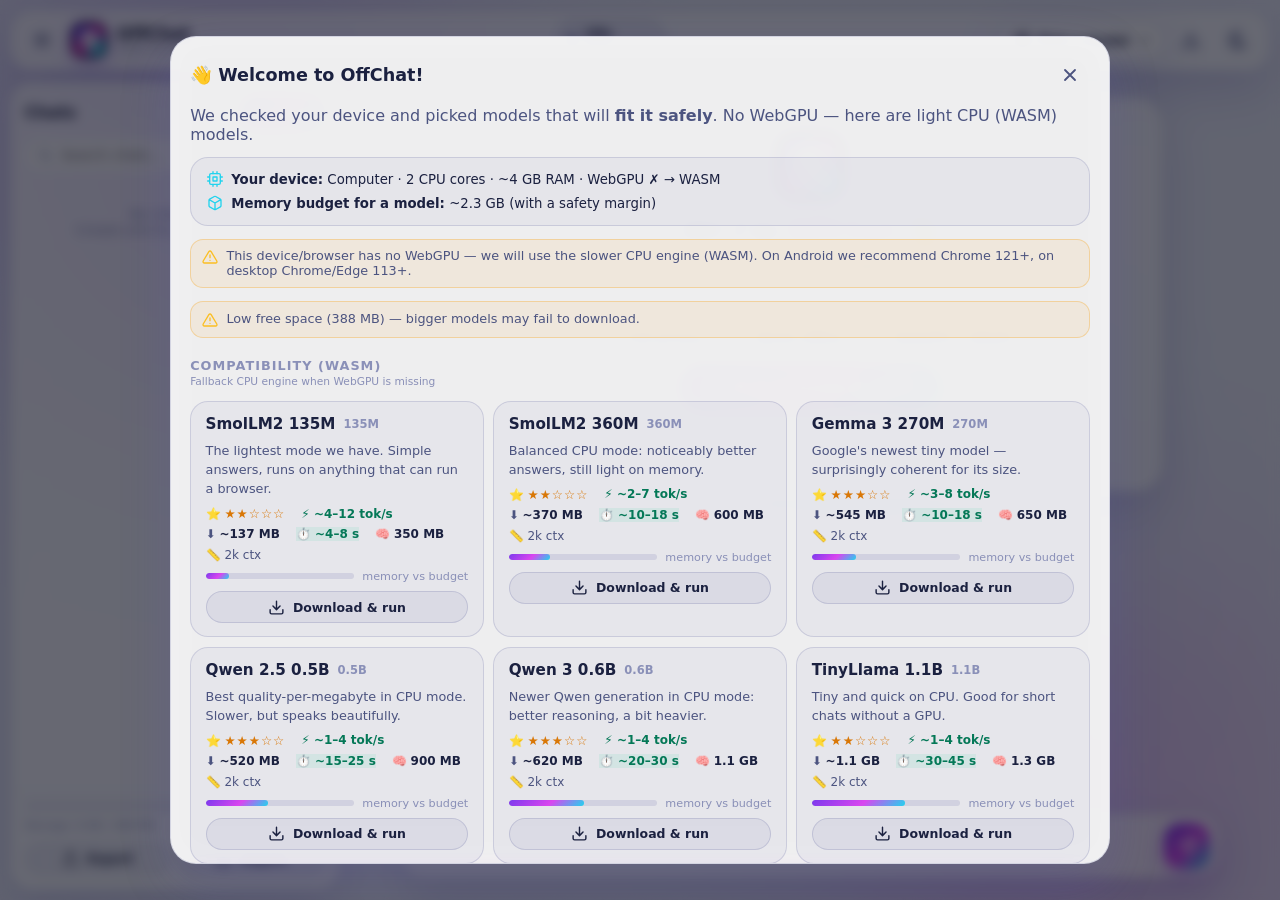
<file: index.html>
<!DOCTYPE html>
<html lang="en">
<head>
  <meta charset="UTF-8">
  <meta name="viewport" content="width=device-width, initial-scale=1, viewport-fit=cover">
  <title>OffChat — private in-browser AI chat</title>
  <meta name="description" content="OffChat — lightweight chat with a local AI model. 100% in your browser, no servers, offline cache. Works even on weak phones.">
  <meta name="theme-color" content="#7c3aed">
  <meta name="color-scheme" content="dark light">
  <link rel="manifest" href="./manifest.webmanifest">
  <link rel="icon" type="image/png" sizes="32x32" href="./icons/favicon-32.png">
  <link rel="icon" type="image/png" sizes="192x192" href="./icons/icon-192.png">
  <link rel="apple-touch-icon" href="./icons/apple-touch-icon.png">
  <link rel="preconnect" href="https://huggingface.co" crossorigin>
  <link rel="preconnect" href="https://cdn-lfs.huggingface.co" crossorigin>
  <link rel="preconnect" href="https://cdn.jsdelivr.net" crossorigin>
  <link rel="preconnect" href="https://esm.sh" crossorigin>
  <link rel="dns-prefetch" href="https://huggingface.co">
  <link rel="dns-prefetch" href="https://cdn-lfs.huggingface.co">
  <link rel="dns-prefetch" href="https://cdn.jsdelivr.net">
  <link rel="dns-prefetch" href="https://esm.sh">
  <link rel="stylesheet" href="./css/style.css">
  <!-- Static imports of app.js: start them in parallel instead of waiting
       for the module graph to be discovered file by file. -->
  <link rel="modulepreload" href="./js/app.js">
  <link rel="modulepreload" href="./js/config.js">
  <link rel="modulepreload" href="./js/model-check.js">
  <link rel="modulepreload" href="./js/storage.js">
  <link rel="modulepreload" href="./js/ui.js">
  <link rel="modulepreload" href="./js/hardware.js">
  <link rel="modulepreload" href="./js/markdown.js">
  <link rel="modulepreload" href="./js/stream-render.js">
  <link rel="modulepreload" href="./js/resilience.js">
  <link rel="modulepreload" href="./js/engine-proxy.js">
</head>
<body data-theme="auto" data-accent="violet" data-bg="aurora" data-bubbles="round">
  <!-- Background: animated aurora (disabled in settings / reduced-motion / safe mode) -->
  <div class="aurora" aria-hidden="true">
    <span class="blob b1"></span>
    <span class="blob b2"></span>
    <span class="blob b3"></span>
    <span class="grain"></span>
  </div>

  <!-- SVG icons (sprite) -->
  <svg width="0" height="0" style="position:absolute" aria-hidden="true">
    <defs>
      <symbol id="i-plus" viewBox="0 0 24 24" fill="none" stroke="currentColor" stroke-width="2.2" stroke-linecap="round"><path d="M12 5v14M5 12h14"/></symbol>
      <symbol id="i-chat" viewBox="0 0 24 24" fill="none" stroke="currentColor" stroke-width="2" stroke-linecap="round" stroke-linejoin="round"><path d="M21 11.5a8.38 8.38 0 0 1-8.5 8.5c-1.5 0-2.9-.4-4.1-1L3 20l1-5.4A8.5 8.5 0 1 1 21 11.5z"/></symbol>
      <symbol id="i-gear" viewBox="0 0 24 24" fill="none" stroke="currentColor" stroke-width="2" stroke-linecap="round" stroke-linejoin="round"><circle cx="12" cy="12" r="3"/><path d="M19.4 15a1.7 1.7 0 0 0 .3 1.9l.1.1a2 2 0 1 1-2.8 2.8l-.1-.1a1.7 1.7 0 0 0-1.9-.3 1.7 1.7 0 0 0-1 1.5V21a2 2 0 1 1-4 0v-.1a1.7 1.7 0 0 0-1-1.6 1.7 1.7 0 0 0-1.9.3l-.1.1a2 2 0 1 1-2.8-2.8l.1-.1a1.7 1.7 0 0 0 .3-1.9 1.7 1.7 0 0 0-1.5-1H3a2 2 0 1 1 0-4h.1a1.7 1.7 0 0 0 1.6-1 1.7 1.7 0 0 0-.3-1.9l-.1-.1a2 2 0 1 1 2.8-2.8l.1.1a1.7 1.7 0 0 0 1.9.3h0a1.7 1.7 0 0 0 1-1.5V3a2 2 0 1 1 4 0v.1a1.7 1.7 0 0 1 1.5h0a1.7 1.7 0 0 0 1.9-.3l.1-.1a2 2 0 1 1 2.8 2.8l-.1.1a1.7 1.7 0 0 0-.3 1.9v0a1.7 1.7 0 0 0 1.5 1H21a2 2 0 1 1 0 4h-.1a1.7 1.7 0 0 0-1.5 1z"/></symbol>
      <symbol id="i-x" viewBox="0 0 24 24" fill="none" stroke="currentColor" stroke-width="2.2" stroke-linecap="round"><path d="M18 6 6 18M6 6l12 12"/></symbol>
      <symbol id="i-send" viewBox="0 0 24 24" fill="none" stroke="currentColor" stroke-width="2" stroke-linecap="round" stroke-linejoin="round"><path d="M22 2 11 13M22 2l-7 20-4-9-9-4 20-7z"/></symbol>
      <symbol id="i-stop" viewBox="0 0 24 24" fill="currentColor"><rect x="6" y="6" width="12" height="12" rx="2.5"/></symbol>
      <symbol id="i-copy" viewBox="0 0 24 24" fill="none" stroke="currentColor" stroke-width="2" stroke-linecap="round" stroke-linejoin="round"><rect x="9" y="9" width="13" height="13" rx="2"/><path d="M5 15H4a2 2 0 0 1-2-2V4a2 2 0 0 1 2-2h9a2 2 0 0 1 2 2v1"/></symbol>
      <symbol id="i-check" viewBox="0 0 24 24" fill="none" stroke="currentColor" stroke-width="2.4" stroke-linecap="round" stroke-linejoin="round"><path d="M20 6 9 17l-5-5"/></symbol>
      <symbol id="i-trash" viewBox="0 0 24 24" fill="none" stroke="currentColor" stroke-width="2" stroke-linecap="round" stroke-linejoin="round"><path d="M3 6h18M8 6V4a2 2 0 0 1 2-2h4a2 2 0 0 1 2 2v2m3 0v14a2 2 0 0 1-2 2H7a2 2 0 0 1-2-2V6"/></symbol>
      <symbol id="i-refresh" viewBox="0 0 24 24" fill="none" stroke="currentColor" stroke-width="2" stroke-linecap="round" stroke-linejoin="round"><path d="M23 4v6h-6M1 20v-6h6"/><path d="M3.5 9a9 9 0 0 1 14.9-3.4L23 10M1 14l4.6 4.4A9 9 0 0 0 20.5 15"/></symbol>
      <symbol id="i-download" viewBox="0 0 24 24" fill="none" stroke="currentColor" stroke-width="2" stroke-linecap="round" stroke-linejoin="round"><path d="M21 15v4a2 2 0 0 1-2 2H5a2 2 0 0 1-2-2v-4M7 10l5 5 5-5M12 15V3"/></symbol>
      <symbol id="i-upload" viewBox="0 0 24 24" fill="none" stroke="currentColor" stroke-width="2" stroke-linecap="round" stroke-linejoin="round"><path d="M21 15v4a2 2 0 0 1-2 2H5a2 2 0 0 1-2-2v-4M17 8l-5-5-5 5M12 3v12"/></symbol>
      <symbol id="i-info" viewBox="0 0 24 24" fill="none" stroke="currentColor" stroke-width="2" stroke-linecap="round"><circle cx="12" cy="12" r="10"/><path d="M12 16v-4M12 8h.01"/></symbol>
      <symbol id="i-warn" viewBox="0 0 24 24" fill="none" stroke="currentColor" stroke-width="2" stroke-linecap="round" stroke-linejoin="round"><path d="M10.3 3.9 1.8 18a2 2 0 0 0 1.7 3h17a2 2 0 0 0 1.7-3L13.7 3.9a2 2 0 0 0-3.4 0zM12 9v4M12 17h.01"/></symbol>
      <symbol id="i-chev" viewBox="0 0 24 24" fill="none" stroke="currentColor" stroke-width="2.4" stroke-linecap="round" stroke-linejoin="round"><path d="m6 9 6 6 6-6"/></symbol>
      <symbol id="i-down" viewBox="0 0 24 24" fill="none" stroke="currentColor" stroke-width="2.2" stroke-linecap="round" stroke-linejoin="round"><path d="M12 5v14M19 12l-7 7-7-7"/></symbol>
      <symbol id="i-sun" viewBox="0 0 24 24" fill="none" stroke="currentColor" stroke-width="2" stroke-linecap="round"><circle cx="12" cy="12" r="4"/><path d="M12 2v2M12 20v2M4.9 4.9l1.4 1.4M17.7 17.7l1.4 1.4M2 12h2M20 12h2M4.9 19.1l1.4-1.4M17.7 6.3l1.4-1.4"/></symbol>
      <symbol id="i-moon" viewBox="0 0 24 24" fill="none" stroke="currentColor" stroke-width="2" stroke-linecap="round" stroke-linejoin="round"><path d="M21 12.8A9 9 0 1 1 11.2 3a7 7 0 0 0 9.8 9.8z"/></symbol>
      <symbol id="i-spark" viewBox="0 0 24 24" fill="none" stroke="currentColor" stroke-width="2" stroke-linecap="round" stroke-linejoin="round"><path d="M12 3v3M12 18v3M3 12h3M18 12h3M5.6 5.6l2.1 2.1M16.3 16.3l2.1 2.1M5.6 18.4l2.1-2.1M16.3 7.7l2.1-2.1"/></symbol>
      <symbol id="i-cpu" viewBox="0 0 24 24" fill="none" stroke="currentColor" stroke-width="2" stroke-linecap="round" stroke-linejoin="round"><rect x="4" y="4" width="16" height="16" rx="2"/><rect x="9" y="9" width="6" height="6"/><path d="M9 1v3M15 1v3M9 20v3M15 20v3M1 9h3M1 15h3M20 9h3M20 15h3"/></symbol>
      <symbol id="i-bolt" viewBox="0 0 24 24" fill="none" stroke="currentColor" stroke-width="2" stroke-linecap="round" stroke-linejoin="round"><path d="M13 2 3 14h9l-1 8 10-12h-9l1-8z"/></symbol>
      <symbol id="i-shield" viewBox="0 0 24 24" fill="none" stroke="currentColor" stroke-width="2" stroke-linecap="round" stroke-linejoin="round"><path d="M12 22s8-4 8-10V5l-8-3-8 3v7c0 6 8 10 8 10z"/><path d="m9 12 2 2 4-4"/></symbol>
      <symbol id="i-wifioff" viewBox="0 0 24 24" fill="none" stroke="currentColor" stroke-width="2" stroke-linecap="round" stroke-linejoin="round"><path d="m2 2 20 20M8.5 16.5a5 5 0 0 1 7 0M5 12.9a10 10 0 0 1 3.9-2.3M12 20h.01M1 8.6A15 15 0 0 1 6.7 5.6M23.7 8.6a15 15 0 0 0-8.4-4.7"/></symbol>
      <symbol id="i-edit" viewBox="0 0 24 24" fill="none" stroke="currentColor" stroke-width="2" stroke-linecap="round" stroke-linejoin="round"><path d="M17 3a2.8 2.8 0 1 1 4 4L7.5 20.5 2 22l1.5-5.5L17 3z"/></symbol>
      <symbol id="i-pin" viewBox="0 0 24 24" fill="none" stroke="currentColor" stroke-width="2" stroke-linecap="round" stroke-linejoin="round"><path d="M12 17v5M9 3h6l1 7 3 3H5l3-3 1-7z"/></symbol>
      <symbol id="i-search" viewBox="0 0 24 24" fill="none" stroke="currentColor" stroke-width="2" stroke-linecap="round"><circle cx="11" cy="11" r="7"/><path d="m21 21-4.3-4.3"/></symbol>
      <symbol id="i-menu" viewBox="0 0 24 24" fill="none" stroke="currentColor" stroke-width="2.2" stroke-linecap="round"><path d="M4 6h16M4 12h16M4 18h16"/></symbol>
      <symbol id="i-box" viewBox="0 0 24 24" fill="none" stroke="currentColor" stroke-width="2" stroke-linecap="round" stroke-linejoin="round"><path d="M21 8a2 2 0 0 0-1-1.7l-7-4a2 2 0 0 0-2 0l-7 4A2 2 0 0 0 3 8v8a2 2 0 0 0 1 1.7l7 4a2 2 0 0 0 2 0l7-4a2 2 0 0 0 1-1.7V8zM3.3 7 12 12l8.7-5M12 22V12"/></symbol>
      <symbol id="i-game" viewBox="0 0 24 24" fill="none" stroke="currentColor" stroke-width="2" stroke-linecap="round" stroke-linejoin="round"><line x1="6" y1="12" x2="10" y2="12"/><line x1="8" y1="10" x2="8" y2="14"/><line x1="15" y1="13" x2="15.01" y2="13"/><line x1="18" y1="11" x2="18.01" y2="11"/><rect x="2" y="6" width="20" height="12" rx="6"/></symbol>
      <symbol id="i-play" viewBox="0 0 24 24" fill="currentColor"><path d="M8 5v14l11-7z"/></symbol>
      <symbol id="i-expand" viewBox="0 0 24 24" fill="none" stroke="currentColor" stroke-width="2" stroke-linecap="round" stroke-linejoin="round"><path d="M15 3h6v6M9 21H3v-6M21 3l-7 7M3 21l7-7"/></symbol>
      <symbol id="i-minimize" viewBox="0 0 24 24" fill="none" stroke="currentColor" stroke-width="2" stroke-linecap="round" stroke-linejoin="round"><path d="M4 14h6v6M20 10h-6V4M14 10l7-7M3 21l7-7"/></symbol>
      <symbol id="i-rocket" viewBox="0 0 24 24" fill="none" stroke="currentColor" stroke-width="2" stroke-linecap="round" stroke-linejoin="round"><path d="M4.5 16.5c-1.5 1.26-2 5-2 5s3.74-.5 5-2c.71-.84.7-2.13-.09-2.91a2.18 2.18 0 0 0-2.91-.09z"/><path d="m12 15-3-3a22 22 0 0 1 2-3.95A12.88 12.88 0 0 1 22 2c0 2.72-.78 7.5-6 11a22.35 22.35 0 0 1-4 2z"/><path d="M9 12H4s.55-3.03 2-4c1.62-1.08 5 0 5 0"/><path d="M12 9V4s3.03.55 4 2c1.08 1.62 0 5 0 5"/></symbol>
    </defs>
  </svg>

  <div class="app">
    <!-- Top bar -->
    <header class="topbar glass">
      <button class="icon-btn" id="btn-threads" aria-label="Conversations" title="Conversations">
        <svg><use href="#i-menu"/></svg>
      </button>
      <div class="brand">
        <img src="./icons/icon-192.png" alt="OffChat" width="36" height="36" class="logo">
        <div class="brand-t">
          <span class="brand-name">OffChat</span>
          <span class="brand-tag">100% local · offline</span>
        </div>
      </div>
      <div class="pill" id="status-pill" data-state="idle" role="status">
        <span class="dot"></span>
        <span class="pill-t"><strong id="status-text">Starting…</strong><small id="status-sub"></small></span>
      </div>
      <div class="top-actions">
        <button class="model-chip glass" id="btn-model" title="Pick an AI model">
          <svg><use href="#i-cpu"/></svg>
          <span id="model-chip-name">Pick a model</span>
          <svg class="chev"><use href="#i-chev"/></svg>
        </button>
        <button class="icon-btn" id="btn-install" title="Install the app" hidden>
          <svg><use href="#i-download"/></svg>
        </button>
        <button class="icon-btn" id="btn-export-thread" title="Export this chat as Markdown" aria-label="Export this chat as Markdown">
          <svg><use href="#i-download"/></svg>
        </button>
        <button class="icon-btn" id="btn-settings" title="Settings" aria-label="Settings">
          <svg><use href="#i-gear"/></svg>
        </button>
      </div>
    </header>

    <div class="offline-banner" id="offline-banner" hidden>
      <svg><use href="#i-wifioff"/></svg>
      <span>You are offline — using the model stored in the local cache.</span>
    </div>

    <div class="safe-banner" id="safe-banner" hidden>
      <svg><use href="#i-shield"/></svg>
      <span>Safe Mode is on — visuals simplified to protect your GPU. Change it in Settings.</span>
      <button class="icon-btn xs" id="btn-safe-off" title="Turn Safe Mode off" aria-label="Turn Safe Mode off"><svg><use href="#i-x"/></svg></button>
    </div>

    <div class="layout">
      <!-- Conversations panel -->
      <aside class="drawer glass" id="drawer" aria-label="Conversations">
        <div class="drawer-head">
          <h2>Chats</h2>
          <div class="row gap">
            <button class="btn primary sm" id="btn-new-chat"><svg><use href="#i-plus"/></svg>New</button>
            <button class="icon-btn only-mobile" id="btn-close-drawer" aria-label="Close"><svg><use href="#i-x"/></svg></button>
          </div>
        </div>
        <label class="search">
          <svg><use href="#i-search"/></svg>
          <input type="search" id="thread-search" placeholder="Search chats…" autocomplete="off">
        </label>
        <nav class="thread-list" id="thread-list" aria-label="Chat list"></nav>
        <div class="drawer-foot">
          <div class="storage" id="storage-box" title="Browser storage usage">
            <div class="bar"><i id="storage-bar"></i></div>
            <small id="storage-text">Storage: …</small>
          </div>
          <div class="row gap">
            <button class="btn ghost sm grow" id="btn-export"><svg><use href="#i-upload"/></svg>Export</button>
            <button class="btn ghost sm grow" id="btn-import"><svg><use href="#i-download"/></svg>Import</button>
            <input type="file" id="import-file" accept="application/json,.json" hidden>
          </div>
        </div>
      </aside>
      <div class="scrim" id="scrim" hidden></div>

      <!-- Chat -->
      <main class="chat">
        <section class="welcome" id="welcome">
          <div class="hero glass">
            <img src="./icons/icon-192.png" alt="" width="72" height="72" class="hero-logo">
            <h1>Hi! I'm <span class="grad">OffChat</span> 👋</h1>
            <p class="muted">A private AI assistant that lives <strong>inside your browser</strong>.
              No servers, no data ever leaving your device — the model runs locally on your hardware.</p>
            <div class="hero-badges">
              <span class="badge"><svg><use href="#i-shield"/></svg>Full privacy</span>
              <span class="badge"><svg><use href="#i-wifioff"/></svg>Works offline</span>
              <span class="badge"><svg><use href="#i-bolt"/></svg>WebGPU + WASM</span>
            </div>
            <button class="btn primary lg" id="model-cta"><svg><use href="#i-spark"/></svg>Pick a model &amp; start</button>
            <p class="hint" id="hw-hint">Checking your device…</p>
          </div>
        </section>

        <div class="load-more-wrap" id="load-more-wrap" hidden>
          <button class="btn ghost sm" id="btn-load-more">Load older messages</button>
        </div>
        <section class="messages" id="messages" role="log" aria-live="polite" aria-busy="false" aria-label="Messages"></section>

        <button class="fab glass" id="scroll-fab" aria-label="Scroll to bottom" hidden>
          <svg><use href="#i-down"/></svg>
        </button>

        <!-- Composer -->
        <footer class="composer">
          <div class="progress-line" id="progress-line" hidden><i></i></div>
          <div class="composer-box glass">
            <textarea id="input" rows="1" maxlength="4000"
              placeholder="Write a message… (Enter = send)" aria-label="Message"></textarea>
            <button class="icon-btn danger" id="btn-stop" title="Stop generating" aria-label="Stop" hidden>
              <svg><use href="#i-stop"/></svg>
            </button>
            <button class="send-btn" id="btn-send" title="Send" aria-label="Send">
              <svg><use href="#i-send"/></svg>
            </button>
          </div>
          <div class="composer-meta">
            <small id="ctx-info" title="Estimated context-window usage"></small>
            <small id="char-count" title="Message length"></small>
            <small id="gen-stats"></small>
          </div>
        </footer>
      </main>
    </div>
  </div>

  <!-- Model Download Hub -->
  <div class="dl-overlay" id="download-overlay" hidden>
    <div class="dl-card glass">
      <!-- Top telemetry bar -->
      <div class="dl-card-head">
        <div class="dl-card-title-row">
          <div class="dl-badge-wrap">
            <img src="./icons/icon-192.png" alt="" width="44" height="44" class="dl-logo">
            <span class="dl-pulse-dot"></span>
          </div>
          <div class="dl-card-title-text">
            <h3 id="dl-title">Downloading model…</h3>
            <p class="hint" id="dl-sub">The first download weighs hundreds of MB — every later launch will be instant and offline.</p>
          </div>
          <button class="icon-btn sm" id="btn-dl-close-top" title="Minimize and explore the app" aria-label="Minimize">
            <svg><use href="#i-minimize"/></svg>
          </button>
        </div>

        <div class="dl-bar"><i id="dl-bar"></i></div>

        <!-- Live telemetry grid -->
        <div class="dl-stats-grid">
          <div class="dl-stat-item">
            <small>Progress</small>
            <strong id="dl-pct">0%</strong>
          </div>
          <div class="dl-stat-item">
            <small>Downloaded</small>
            <strong id="dl-bytes">0 / 0 MB</strong>
          </div>
          <div class="dl-stat-item">
            <small>Speed</small>
            <strong id="dl-speed">— MB/s</strong>
          </div>
          <div class="dl-stat-item">
            <small>Left</small>
            <strong id="dl-eta">—</strong>
          </div>
        </div>

        <div class="dl-status-line">
          <span class="dl-phase-dot"></span>
          <span id="dl-text" class="muted">Connecting to the CDN…</span>
        </div>

        <div class="dl-quick-actions">
          <button class="btn primary sm glow" id="btn-dl-minimize">
            <svg><use href="#i-search"/></svg> Explore the app
          </button>
          <button class="btn ghost sm danger-hover" id="btn-dl-abort">
            <svg><use href="#i-x"/></svg> Cancel download
          </button>
        </div>
      </div>

      <!-- Activity hub while downloading -->
      <div class="dl-activity-hub">
        <div class="dl-tabs" role="tablist">
          <button class="dl-tab active" data-tab="game">
            <svg><use href="#i-game"/></svg> <span>🎮 NeuroPong</span>
          </button>
          <button class="dl-tab" data-tab="trivia">
            <svg><use href="#i-info"/></svg> <span>🧠 AI facts</span>
          </button>
          <button class="dl-tab" data-tab="prompts">
            <svg><use href="#i-spark"/></svg> <span>💡 Prompt templates</span>
          </button>
          <button class="dl-tab" data-tab="queue">
            <svg><use href="#i-send"/></svg> <span>✍️ Queue a question</span>
          </button>
        </div>

        <!-- Tab 1: NeuroPong mini-game -->
        <div class="dl-tab-pane active" id="pane-game">
          <div class="game-container">
            <div class="game-top-bar">
              <span class="game-stat">Score: <strong id="game-score">0</strong></span>
              <span class="game-stat">Best: <strong id="game-highscore">0</strong></span>
              <div class="game-actions">
                <button class="icon-btn xs" id="game-sound-btn" title="Sound on/off">
                  <span id="game-sound-icon">🔊</span>
                </button>
                <button class="btn ghost xs" id="game-restart-btn">Restart</button>
              </div>
            </div>
            <canvas id="game-canvas" width="460" height="210"></canvas>
            <div class="game-hint">Move with mouse, finger or ◄ ► arrows. Bounce the ball and collect AI tokens!</div>
          </div>
        </div>

        <!-- Tab 2: AI facts -->
        <div class="dl-tab-pane" id="pane-trivia">
          <div class="trivia-card glass">
            <div class="trivia-header">
              <span class="trivia-badge" id="trivia-badge">🧠 Knowledge · Fact 1/16</span>
              <button class="btn ghost xs" id="btn-next-trivia">🎲 Next fact</button>
            </div>
            <h4 id="trivia-title">Local AI in your browser</h4>
            <p id="trivia-text">OffChat runs every computation on your device only. Your messages, questions and answers never leave your browser or reach any external server.</p>
          </div>
        </div>

        <!-- Tab 3: Prompt templates -->
        <div class="dl-tab-pane" id="pane-prompts">
          <div class="prompt-templates-list" id="prompt-templates-list"></div>
        </div>

        <!-- Tab 4: Question queue -->
        <div class="dl-tab-pane" id="pane-queue">
          <div class="queue-card glass">
            <h4>Write your first question now</h4>
            <p class="hint">Type a prompt and OffChat will answer automatically as soon as the model loads into memory.</p>
            <textarea id="dl-queue-input" rows="3" placeholder="What do you want to ask? (e.g. 'Explain neural networks with a simple example')"></textarea>
            <div class="row end">
              <button class="btn primary sm" id="btn-dl-queue-send">
                <svg><use href="#i-send"/></svg> Queue it &amp; close
              </button>
            </div>
          </div>
        </div>
      </div>
    </div>
  </div>

  <!-- Floating download mini-widget -->
  <div class="dl-mini-dock glass" id="dl-mini-dock" hidden>
    <div class="dl-mini-left" id="dl-mini-click" title="Click to open the full download hub with games and facts">
      <div class="dl-mini-icon-wrap">
        <svg class="dl-mini-spinner"><use href="#i-download"/></svg>
      </div>
      <div class="dl-mini-content">
        <div class="dl-mini-row">
          <strong class="dl-mini-name" id="dl-mini-name">AI model</strong>
          <span class="dl-mini-pct" id="dl-mini-pct">0%</span>
        </div>
        <div class="dl-mini-bar"><i id="dl-mini-bar-fill"></i></div>
        <div class="dl-mini-stats" id="dl-mini-stats">Connecting…</div>
      </div>
    </div>
    <div class="dl-mini-actions">
      <button class="icon-btn sm" id="btn-mini-expand" title="Expand (games and facts)" aria-label="Expand">
        <svg><use href="#i-spark"/></svg>
      </button>
      <button class="icon-btn sm" id="btn-mini-cancel" title="Cancel download" aria-label="Cancel">
        <svg><use href="#i-x"/></svg>
      </button>
    </div>
  </div>

  <noscript>
    <div style="padding:2rem;text-align:center;font-family:sans-serif">
      OffChat needs JavaScript enabled — all the magic happens locally in your browser.
    </div>
  </noscript>

  <script type="module" src="./js/app.js"></script>
</body>
</html>
</file>
<file: css/style.css>
/* ─────────────────────────────────────────────────────────────
   OffChat · style.css — glassy, colorful, rounded UI (mobile-first)
   ───────────────────────────────────────────────────────────── */
:root {
  --violet: #7c3aed;
  --fuchsia: #d946ef;
  --cyan: #22d3ee;
  --grad: linear-gradient(135deg, #7c3aed, #d946ef 55%, #22d3ee);
  --radius: 22px;
  --radius-sm: 14px;
  --font: "Segoe UI", system-ui, -apple-system, Roboto, "Helvetica Neue", Arial, sans-serif;
  --mono: ui-monospace, "Cascadia Code", Consolas, Menlo, monospace;
  --chat-font: 15px;
  --bubble-r: 22px;
}

/* Accent presets */
body[data-accent="ocean"] {
  --violet: #2563eb;
  --fuchsia: #0ea5e9;
  --cyan: #34d399;
  --grad: linear-gradient(135deg, #2563eb, #0ea5e9 55%, #34d399);
}
body[data-accent="rose"] {
  --violet: #be123c;
  --fuchsia: #f43f5e;
  --cyan: #fb923c;
  --grad: linear-gradient(135deg, #be123c, #f43f5e 55%, #fb923c);
}
body[data-accent="mint"] {
  --violet: #059669;
  --fuchsia: #10b981;
  --cyan: #22d3ee;
  --grad: linear-gradient(135deg, #059669, #10b981 55%, #22d3ee);
}
body[data-accent="amber"] {
  --violet: #92400e;
  --fuchsia: #d97706;
  --cyan: #facc15;
  --grad: linear-gradient(135deg, #92400e, #d97706 55%, #eab308);
}

/* Bubble shapes */
body[data-bubbles="soft"] { --bubble-r: 14px; }
body[data-bubbles="round"] { --bubble-r: 22px; }
body[data-bubbles="sharp"] { --bubble-r: 6px; }

/* Dark theme (default) */
body, body[data-theme="dark"] {
  --bg: #0b1020;
  --bg-soft: #111832;
  --ink: #eef1ff;
  --ink-dim: #a9b1d6;
  --ink-faint: #6b7394;
  --glass: rgba(20, 27, 55, 0.62);
  --glass-strong: rgba(24, 32, 66, 0.86);
  --solid: #151c3a;
  --stroke: rgba(255, 255, 255, 0.12);
  --stroke-soft: rgba(255, 255, 255, 0.07);
  --bubble-ai: rgba(30, 40, 80, 0.66);
  --bubble-safe: #1c2547;
  --bubble-user: linear-gradient(135deg, #7c3aed, #a855f7 60%, #d946ef);
  --input: rgba(10, 14, 30, 0.6);
  --shadow: 0 18px 50px rgba(0, 0, 0, 0.45);
  --code-bg: rgba(6, 9, 22, 0.85);
  color-scheme: dark;
}
body[data-theme="light"] {
  --bg: #eef1fb;
  --bg-soft: #ffffff;
  --ink: #1b2140;
  --ink-dim: #4c5480;
  --ink-faint: #8a90b8;
  --glass: rgba(255, 255, 255, 0.66);
  --glass-strong: rgba(255, 255, 255, 0.92);
  --solid: #ffffff;
  --stroke: rgba(30, 40, 120, 0.14);
  --stroke-soft: rgba(30, 40, 120, 0.08);
  --bubble-ai: rgba(255, 255, 255, 0.78);
  --bubble-safe: #ffffff;
  --bubble-user: linear-gradient(135deg, #7c3aed, #a855f7 60%, #d946ef);
  --input: rgba(255, 255, 255, 0.75);
  --shadow: 0 18px 50px rgba(90, 80, 180, 0.22);
  --code-bg: #141a35;
  color-scheme: light;
}

/* ── Targeted reset ────────────────────────────────────────── */
/* The hidden attribute MUST hide the element — display:* rules in this
   file (e.g. .dl-overlay, .dl-mini-dock, .offline-banner, .icon-btn)
   would otherwise override it and break the whole page. */
[hidden] { display: none !important; }

*, *::before, *::after { box-sizing: border-box; }

html, body { height: 100%; }
html { -webkit-text-size-adjust: 100%; }
body, h1, h2, h3, h4, p, ul, ol, blockquote, pre, figure, textarea, input, button {
  margin: 0; padding: 0;
}
button, input, textarea, select { font: inherit; color: inherit; }
button { background: none; border: none; cursor: pointer; touch-action: manipulation; }
a { touch-action: manipulation; }
img, svg { display: block; }
ul, ol { list-style-position: inside; }

body {
  font-family: var(--font);
  background: var(--bg);
  color: var(--ink);
  overflow: hidden;
  -webkit-tap-highlight-color: transparent;
  overscroll-behavior: none;
  transition: background 0.4s ease, color 0.4s ease;
}
::selection { background: rgba(217, 70, 239, 0.4); }

:focus-visible {
  outline: 2px solid var(--cyan);
  outline-offset: 2px;
  border-radius: 8px;
}

svg { width: 20px; height: 20px; flex: none; }

.glass {
  background: var(--glass);
  backdrop-filter: blur(18px) saturate(1.4);
  -webkit-backdrop-filter: blur(18px) saturate(1.4);
  border: 1px solid var(--stroke);
  box-shadow: var(--shadow);
}
/* Solid fallbacks — no GPU-costly backdrop blur */
body.no-glass .glass, body.safe .glass {
  background: var(--solid);
  backdrop-filter: none;
  -webkit-backdrop-filter: none;
}
body.no-glass .msg.ai .bubble, body.safe .msg.ai .bubble {
  background: var(--bubble-safe);
  backdrop-filter: none;
  -webkit-backdrop-filter: none;
}
.muted { color: var(--ink-dim); }
.hint { color: var(--ink-faint); font-size: 0.82rem; }
.grad {
  background: var(--grad);
  background-size: 220% auto;
  -webkit-background-clip: text; background-clip: text; color: transparent;
  animation: gradShift 7s linear infinite;
}
@keyframes gradShift { to { background-position: 220% center; } }
.row { display: flex; align-items: center; }
.row.gap { gap: 0.5rem; }
.row.end { justify-content: flex-end; margin-top: 1rem; }
.grow { flex: 1; }

/* ── Background: aurora ────────────────────────────────────── */
.aurora { position: fixed; inset: 0; z-index: 0; overflow: hidden; pointer-events: none; }
.blob { position: absolute; width: 60vmax; height: 60vmax; border-radius: 50%; filter: blur(90px); opacity: 0.5; will-change: transform; }
.b1 { background: radial-gradient(circle, #7c3aed, transparent 65%); top: -18vmax; left: -12vmax; animation: drift1 26s ease-in-out infinite alternate; }
.b2 { background: radial-gradient(circle, #d946ef, transparent 65%); bottom: -22vmax; right: -14vmax; animation: drift2 32s ease-in-out infinite alternate; }
.b3 { background: radial-gradient(circle, #22d3ee, transparent 65%); top: 30%; left: 45%; width: 44vmax; height: 44vmax; opacity: 0.32; animation: drift3 38s ease-in-out infinite alternate; }
body[data-theme="light"] .blob { opacity: 0.35; filter: blur(110px); }
.grain {
  position: absolute; inset: 0; opacity: 0.05; mix-blend-mode: overlay;
  background-image: url("data:image/svg+xml,%3Csvg xmlns='http://www.w3.org/2000/svg' width='120' height='120'%3E%3Cfilter id='n'%3E%3CfeTurbulence baseFrequency='0.9'/%3E%3C/filter%3E%3Crect width='120' height='120' filter='url(%23n)' opacity='0.6'/%3E%3C/svg%3E");
}
@keyframes drift1 { to { transform: translate(9vmax, 7vmax) scale(1.15); } }
@keyframes drift2 { to { transform: translate(-8vmax, -6vmax) scale(1.1); } }
@keyframes drift3 { to { transform: translate(-10vmax, 5vmax) scale(0.9); } }

/* Calm "tide" background: slower, softer blobs */
body[data-bg="tide"] .blob { opacity: 0.32; filter: blur(130px); animation-duration: 70s; }
body[data-bg="tide"] .grain { display: none; }
/* Solid background: no GPU effects at all */
body[data-bg="solid"] .aurora { display: none; }
/* Safe mode: the three 60vmax layers with a 90px blur are the most
   expensive thing on the page (a GPU raster + a full-screen composite),
   so weak devices get one static, pre-computed gradient instead. */
body.safe .aurora { display: none; }
body.safe {
  background-image:
    radial-gradient(120% 80% at 12% -10%, rgba(124, 58, 237, 0.30), transparent 62%),
    radial-gradient(100% 75% at 92% 105%, rgba(34, 211, 238, 0.18), transparent 60%);
  background-repeat: no-repeat;
  /* No background-attachment: fixed — on mobile it forces a repaint on
     every scroll frame. The page itself does not scroll, so the gradient
     already stays put. */
}
body.safe[data-theme="light"] {
  background-image:
    radial-gradient(120% 80% at 12% -10%, rgba(124, 58, 237, 0.16), transparent 62%),
    radial-gradient(100% 75% at 92% 105%, rgba(34, 211, 238, 0.14), transparent 60%);
}
body.safe .blob { animation: none; opacity: 0.22; }
body.safe .grain { display: none; }
body.safe .caret { animation: none; }
/* During generation the GPU is busy with inference — pause the
   background animation on every device to avoid contention. */
body.generating .blob { animation-play-state: paused; }

/* ── Layout ────────────────────────────────────────────────── */
.app { position: relative; z-index: 1; height: 100vh; height: 100dvh; display: flex; flex-direction: column; }
.topbar {
  display: flex; align-items: center; gap: 0.6rem;
  margin: 0.6rem 0.6rem 0; padding: 0.55rem 0.7rem;
  border-radius: var(--radius);
}
.brand { display: flex; align-items: center; gap: 0.6rem; min-width: 0; }
.logo { border-radius: 12px; box-shadow: 0 4px 16px rgba(124, 58, 237, 0.45); }
.brand-t { display: flex; flex-direction: column; line-height: 1.1; }
.brand-name { font-weight: 800; font-size: 1.05rem; letter-spacing: 0.2px; }
.brand-tag { font-size: 0.68rem; color: var(--ink-faint); white-space: nowrap; }

.layout { flex: 1; display: flex; gap: 0.6rem; padding: 0.6rem; min-height: 0; width: 100%; }

/* ── Status pill ───────────────────────────────────────────── */
.pill {
  display: flex; align-items: center; gap: 0.55rem;
  margin-left: auto; padding: 0.42rem 0.8rem 0.42rem 0.65rem;
  border-radius: 999px; border: 1px solid var(--stroke);
  background: rgba(127, 127, 180, 0.12);
  max-width: 46vw; transition: border-color 0.3s, background 0.3s;
}
.pill-t { display: flex; flex-direction: column; line-height: 1.15; min-width: 0; }
.pill-t strong { font-size: 0.78rem; font-weight: 700; white-space: nowrap; overflow: hidden; text-overflow: ellipsis; }
.pill-t small { font-size: 0.66rem; color: var(--ink-faint); white-space: nowrap; overflow: hidden; text-overflow: ellipsis; max-width: 30vw; }
.dot { width: 10px; height: 10px; border-radius: 50%; background: #8a90b8; flex: none; }
.pill[data-state="idle"] .dot { background: #8a90b8; }
.pill[data-state="scan"] .dot, .pill[data-state="load"] .dot { background: var(--cyan); animation: pulse 1s infinite; }
.pill[data-state="download"] .dot { background: var(--fuchsia); animation: pulse 0.8s infinite; }
.pill[data-state="ready"] .dot { background: #34d399; box-shadow: 0 0 10px #34d399; }
.pill[data-state="ready"] { border-color: rgba(52, 211, 153, 0.45); }
.pill[data-state="generating"] .dot { background: var(--violet); animation: pulse 0.7s infinite; }
.pill[data-state="generating"] { border-color: rgba(124, 58, 237, 0.5); }
.pill[data-state="error"] .dot { background: #f87171; }
.pill[data-state="error"] { border-color: rgba(248, 113, 113, 0.5); }
@keyframes pulse { 50% { opacity: 0.35; transform: scale(0.8); } }

.top-actions { display: flex; align-items: center; gap: 0.45rem; margin-left: auto; }
.model-chip {
  display: flex; align-items: center; gap: 0.45rem;
  padding: 0.5rem 0.7rem; border-radius: 999px; font-size: 0.8rem; font-weight: 700;
  max-width: 34vw; transition: transform 0.15s ease, border-color 0.2s;
  border: 1px solid var(--stroke);
}
.model-chip:hover { border-color: var(--violet); }
.model-chip:active { transform: scale(0.96); }
.model-chip span { white-space: nowrap; overflow: hidden; text-overflow: ellipsis; }
.model-chip .chev { width: 15px; height: 15px; opacity: 0.7; }
.model-chip svg { width: 17px; height: 17px; }

/* ── Buttons ───────────────────────────────────────────────── */
.btn {
  display: inline-flex; align-items: center; justify-content: center; gap: 0.5rem;
  padding: 0.62rem 1.1rem; border-radius: 999px; font-weight: 700; font-size: 0.88rem;
  border: 1px solid transparent; transition: transform 0.15s ease, box-shadow 0.25s, filter 0.2s;
}
.btn:active { transform: scale(0.96); }
.btn svg { width: 17px; height: 17px; }
.btn.primary { background: var(--grad); color: #fff; box-shadow: 0 8px 24px rgba(168, 85, 247, 0.4); }
.btn.primary:hover { filter: brightness(1.1); box-shadow: 0 10px 30px rgba(217, 70, 239, 0.5); }
.btn.ghost { border-color: var(--stroke); background: rgba(127, 127, 180, 0.1); }
.btn.ghost:hover { border-color: var(--violet); }
.btn.danger { background: linear-gradient(135deg, #ef4444, #f97316); color: #fff; }
.btn.sm { padding: 0.42rem 0.8rem; font-size: 0.78rem; }
.btn.lg { padding: 0.8rem 1.6rem; font-size: 1rem; }
.btn:disabled { opacity: 0.5; pointer-events: none; }

.icon-btn {
  display: inline-flex; align-items: center; justify-content: center;
  width: 40px; height: 40px; border-radius: 14px; flex: none;
  border: 1px solid transparent; color: var(--ink-dim);
  transition: all 0.18s ease;
}
.icon-btn:hover { background: rgba(127, 127, 180, 0.16); color: var(--ink); border-color: var(--stroke); }
.icon-btn:active { transform: scale(0.92); }
.icon-btn.danger { color: #f87171; border-color: rgba(248, 113, 113, 0.4); }
.icon-btn.danger:hover { background: rgba(248, 113, 113, 0.15); }
.icon-btn.sm { width: 34px; height: 34px; border-radius: 12px; }
.icon-btn.sm svg { width: 17px; height: 17px; }
.icon-btn.xs { width: 28px; height: 28px; border-radius: 9px; }
.icon-btn.xs svg { width: 15px; height: 15px; }
.icon-btn.on { color: var(--fuchsia); border-color: rgba(217, 70, 239, 0.5); }

/* ── Offline / safe banners ────────────────────────────────── */
.offline-banner {
  display: flex; align-items: center; justify-content: center; gap: 0.5rem;
  margin: 0.6rem 0.6rem 0; padding: 0.5rem 0.8rem; border-radius: var(--radius-sm);
  background: rgba(245, 158, 11, 0.14); border: 1px solid rgba(245, 158, 11, 0.4);
  color: #fbbf24; font-size: 0.8rem; font-weight: 600;
}
.offline-banner svg { width: 17px; height: 17px; }
.safe-banner {
  display: flex; align-items: center; justify-content: center; gap: 0.5rem;
  margin: 0.6rem 0.6rem 0; padding: 0.4rem 0.4rem 0.4rem 0.8rem; border-radius: var(--radius-sm);
  background: rgba(34, 211, 238, 0.1); border: 1px solid rgba(34, 211, 238, 0.35);
  color: var(--ink-dim); font-size: 0.76rem; font-weight: 600;
  animation: fadeUp 0.35s ease;
}
.safe-banner svg { width: 16px; height: 16px; color: var(--cyan); }
.safe-banner span { flex: 1; text-align: center; }

/* ── Conversations drawer ──────────────────────────────────── */
.drawer {
  width: 300px; flex: none; border-radius: var(--radius);
  display: flex; flex-direction: column; min-height: 0; overflow: hidden;
}
.drawer-head { display: flex; align-items: center; justify-content: space-between; padding: 0.9rem 0.9rem 0.6rem; }
.drawer-head h2 { font-size: 1rem; font-weight: 800; }
.search {
  display: flex; align-items: center; gap: 0.5rem;
  margin: 0 0.9rem 0.6rem; padding: 0.5rem 0.7rem;
  border-radius: var(--radius-sm); border: 1px solid var(--stroke-soft);
  background: var(--input); color: var(--ink-faint);
}
.search svg { width: 16px; height: 16px; }
.search input { flex: 1; background: none; border: none; outline: none; font-size: 0.85rem; min-width: 0; }
.thread-list { flex: 1; overflow-y: auto; padding: 0 0.6rem 0.6rem; display: flex; flex-direction: column; gap: 0.35rem; }
.thread {
  display: flex; align-items: center; gap: 0.5rem; width: 100%; text-align: left;
  padding: 0.6rem 0.65rem; border-radius: var(--radius-sm);
  border: 1px solid transparent; transition: all 0.18s ease;
  animation: fadeUp 0.3s ease backwards;
}
.thread:hover { background: rgba(127, 127, 180, 0.12); }
.thread.active { background: rgba(124, 58, 237, 0.18); border-color: rgba(124, 58, 237, 0.45); }
.thread-main { flex: 1; min-width: 0; cursor: pointer; }
.thread-title { font-size: 0.85rem; font-weight: 600; white-space: nowrap; overflow: hidden; text-overflow: ellipsis; display: block; }
.thread-sub { font-size: 0.7rem; color: var(--ink-faint); white-space: nowrap; overflow: hidden; text-overflow: ellipsis; display: block; }
.thread-acts { display: flex; opacity: 0; transition: opacity 0.2s; }
.thread:hover .thread-acts, .thread.active .thread-acts { opacity: 1; }
.thread-acts .icon-btn { width: 30px; height: 30px; border-radius: 10px; }
.thread-acts .icon-btn svg { width: 15px; height: 15px; }
.pin-dot { color: var(--fuchsia); font-size: 0.8rem; }
.empty-threads { text-align: center; padding: 1.5rem 1rem; color: var(--ink-faint); font-size: 0.85rem; }
.drawer-foot { padding: 0.7rem 0.9rem 0.9rem; border-top: 1px solid var(--stroke-soft); display: flex; flex-direction: column; gap: 0.6rem; }
.storage small { color: var(--ink-faint); font-size: 0.7rem; }
.bar { height: 6px; border-radius: 99px; background: rgba(127, 127, 180, 0.2); overflow: hidden; margin-bottom: 0.3rem; }
.bar i { display: block; height: 100%; width: 0; border-radius: 99px; background: var(--grad); transition: width 0.6s ease; }
.scrim { position: fixed; inset: 0; background: rgba(5, 8, 20, 0.55); z-index: 40; opacity: 0; transition: opacity 0.3s; }

/* ── Chat ──────────────────────────────────────────────────── */
.chat { flex: 1; display: flex; flex-direction: column; min-width: 0; min-height: 0; position: relative; }
.messages {
  flex: 1; overflow-y: auto; padding: 0.4rem 0.2rem 1rem;
  display: flex; flex-direction: column; gap: 0.7rem;
  /* NOT smooth: streaming repaints scroll on every paint and an animated
     scroll there costs a lot on weak GPUs. "Scroll to bottom" asks for
     smooth explicitly instead. */
  scroll-behavior: auto;
  overscroll-behavior: contain;
  -webkit-overflow-scrolling: touch;
}
.load-more-wrap { text-align: center; padding: 0.3rem; }

.msg {
  display: flex; gap: 0.55rem; max-width: 820px; width: 100%; margin: 0 auto;
  animation: msgIn 0.38s cubic-bezier(0.2, 0.9, 0.3, 1) backwards;
  content-visibility: auto; contain-intrinsic-size: auto 120px;
}
.msg-avatar {
  width: 34px; height: 34px; border-radius: 13px; flex: none;
  display: flex; align-items: center; justify-content: center;
  font-size: 1.05rem; margin-top: 2px;
}
.msg.ai .msg-avatar { background: var(--glass); border: 1px solid var(--stroke); overflow: hidden; }
.msg.ai .msg-avatar img { width: 100%; height: 100%; object-fit: cover; }
.msg.user { flex-direction: row-reverse; }
.msg.user .msg-avatar { background: var(--grad); color: #fff; font-weight: 800; font-size: 0.9rem; }
body.no-avatars .msg-avatar { display: none; }
.bubble {
  max-width: min(88%, 640px); padding: 0.75rem 1rem; border-radius: var(--bubble-r);
  font-size: var(--chat-font); line-height: 1.6; overflow-wrap: break-word; min-width: 0;
}
.msg.ai .bubble {
  background: var(--bubble-ai); border: 1px solid var(--stroke);
  border-top-left-radius: min(8px, var(--bubble-r));
  backdrop-filter: blur(14px); -webkit-backdrop-filter: blur(14px);
}
.msg.user .bubble {
  background: var(--bubble-user); color: #fff;
  border-top-right-radius: min(8px, var(--bubble-r));
  box-shadow: 0 8px 24px rgba(168, 85, 247, 0.3);
}
.msg.user .bubble a { color: #fff; }
.msg-foot { display: flex; align-items: center; gap: 0.3rem; margin-top: 0.45rem; opacity: 0; transition: opacity 0.2s; }
.msg:hover .msg-foot { opacity: 1; }
.msg-foot .icon-btn { width: 28px; height: 28px; border-radius: 9px; }
.msg-foot .icon-btn svg { width: 14px; height: 14px; }
.msg-foot small { font-size: 0.68rem; color: var(--ink-faint); margin-left: auto; }
.msg-time { font-size: 0.68rem; color: var(--ink-faint); white-space: nowrap; }
.msg.user .msg-time { color: rgba(255, 255, 255, 0.75); }
.icon-btn.accent { color: var(--fuchsia); border-color: color-mix(in srgb, var(--fuchsia) 45%, transparent); }
.icon-btn.accent:hover { background: color-mix(in srgb, var(--fuchsia) 16%, transparent); }
#char-count.warn { color: #f87171; font-weight: 700; }
.msg.user .msg-foot small { color: rgba(255, 255, 255, 0.75); }
.msg.user .msg-foot .icon-btn { color: rgba(255, 255, 255, 0.85); }

.bubble p:not(:last-child) { margin-bottom: 0.55rem; }
.bubble h2, .bubble h3, .bubble h4 { margin: 0.7rem 0 0.4rem; line-height: 1.3; }
.bubble h2 { font-size: 1.15rem; } .bubble h3 { font-size: 1.03rem; } .bubble h4 { font-size: 0.95rem; }
.bubble ul, .bubble ol { margin: 0.4rem 0 0.6rem 1.1rem; display: flex; flex-direction: column; gap: 0.2rem; }
.bubble blockquote { border-left: 3px solid var(--violet); padding: 0.3rem 0.7rem; margin: 0.5rem 0; opacity: 0.9; background: rgba(124, 58, 237, 0.08); border-radius: 0 10px 10px 0; }
.bubble hr { border: none; border-top: 1px solid var(--stroke); margin: 0.7rem 0; }
.bubble a { color: var(--cyan); }
.bubble img { max-width: 100%; border-radius: 12px; }
.bubble code.ic { font-family: var(--mono); font-size: 0.83em; background: rgba(127, 127, 180, 0.2); padding: 0.1em 0.4em; border-radius: 7px; }
.codeblock { margin: 0.6rem 0; border-radius: var(--radius-sm); overflow: hidden; border: 1px solid var(--stroke); }
.codeblock-head {
  display: flex; align-items: center; justify-content: space-between;
  padding: 0.35rem 0.5rem 0.35rem 0.8rem; font-size: 0.72rem; font-weight: 700;
  color: var(--ink-dim); background: rgba(127, 127, 180, 0.12);
}
.codeblock pre { background: var(--code-bg); color: #e6e9ff; padding: 0.7rem 0.8rem; overflow-x: auto; font-size: 0.8rem; line-height: 1.55; }
.codeblock code { font-family: var(--mono); }
.tablewrap { overflow-x: auto; margin: 0.5rem 0; border-radius: 12px; border: 1px solid var(--stroke); }
.bubble table { border-collapse: collapse; width: 100%; font-size: 0.83rem; }
.bubble th, .bubble td { padding: 0.45rem 0.6rem; border-bottom: 1px solid var(--stroke-soft); text-align: left; }
.bubble th { background: rgba(124, 58, 237, 0.12); font-weight: 700; }

.typing { display: inline-flex; gap: 5px; padding: 0.4rem 0.2rem; }
.typing i { width: 8px; height: 8px; border-radius: 50%; background: var(--ink-dim); animation: blink 1.2s infinite; }
.typing i:nth-child(2) { animation-delay: 0.2s; } .typing i:nth-child(3) { animation-delay: 0.4s; }
@keyframes blink { 0%, 100% { opacity: 0.25; transform: translateY(0); } 50% { opacity: 1; transform: translateY(-3px); } }
.caret { display: inline-block; width: 2px; height: 1em; background: var(--fuchsia); vertical-align: -0.15em; margin-left: 2px; animation: pulse 0.8s infinite; }

/* ── Welcome screen ────────────────────────────────────────── */
.welcome { max-width: 720px; width: 100%; margin: auto; padding: 1rem 0.4rem; display: flex; flex-direction: column; gap: 1rem; }
.hero { border-radius: 28px; padding: 2rem 1.6rem; text-align: center; display: flex; flex-direction: column; align-items: center; gap: 0.8rem; animation: heroIn 0.55s cubic-bezier(0.2, 0.9, 0.3, 1.05) backwards; }
.hero-logo { border-radius: 22px; box-shadow: 0 10px 34px rgba(217, 70, 239, 0.5); animation: float 5s ease-in-out infinite; }
@keyframes float { 50% { transform: translateY(-7px) rotate(2deg); } }
@keyframes heroIn { from { opacity: 0; transform: translateY(18px) scale(0.97); } }
.hero h1 { font-size: clamp(1.25rem, 4.5vw, 1.6rem); font-weight: 800; }
.hero p { max-width: 52ch; font-size: 0.93rem; }
.hero-badges { display: flex; flex-wrap: wrap; gap: 0.45rem; justify-content: center; }
.badge {
  display: inline-flex; align-items: center; gap: 0.35rem;
  font-size: 0.74rem; font-weight: 700; padding: 0.35rem 0.7rem; border-radius: 999px;
  border: 1px solid var(--stroke); background: rgba(127, 127, 180, 0.12);
}
.badge svg { width: 14px; height: 14px; }
.badge.rec {
  background: linear-gradient(135deg, rgba(124,58,237,.25), rgba(217,70,239,.25));
  border-color: rgba(217, 70, 239, 0.5);
  animation: recGlow 2.6s ease-in-out infinite;
}
@keyframes recGlow { 50% { box-shadow: 0 0 14px rgba(217, 70, 239, 0.45); } }
.badge.ok { border-color: rgba(52, 211, 153, 0.5); color: #34d399; }
body[data-theme="light"] .badge.ok { color: #047857; }
.badge.warnb { border-color: rgba(245, 158, 11, 0.5); color: #fbbf24; }
body[data-theme="light"] .badge.warnb { color: #b45309; }
.badge.code { border-color: rgba(34, 211, 238, 0.5); color: var(--cyan); }
body[data-theme="light"] .badge.code { color: #0369a1; }
.badge.think { border-color: rgba(167, 139, 250, 0.55); color: #a78bfa; }
body[data-theme="light"] .badge.think { color: #6d28d9; }

/* ── Composer ──────────────────────────────────────────────── */
.composer { max-width: 820px; width: 100%; margin: 0 auto; padding: 0.2rem 0 calc(0.4rem + env(safe-area-inset-bottom)); position: relative; }
.progress-line { height: 3px; border-radius: 99px; background: rgba(127,127,180,.2); overflow: hidden; margin-bottom: 0.4rem; }
.progress-line i { display: block; height: 100%; width: 30%; border-radius: 99px; background: var(--grad); animation: slide 1.2s ease-in-out infinite; }
@keyframes slide { 0% { transform: translateX(-100%); } 100% { transform: translateX(350%); } }
.composer-box { display: flex; align-items: flex-end; gap: 0.5rem; border-radius: 26px; padding: 0.55rem 0.55rem 0.55rem 1.1rem; transition: border-color 0.25s, box-shadow 0.25s; }
.composer-box:focus-within { border-color: rgba(124, 58, 237, 0.6); box-shadow: 0 0 0 3px rgba(124, 58, 237, 0.18), var(--shadow); }
.composer-box textarea {
  flex: 1; background: none; border: none; outline: none; resize: none;
  font-size: 0.95rem; line-height: 1.5; max-height: 150px; padding: 0.5rem 0;
}
.send-btn {
  width: 46px; height: 46px; border-radius: 17px; flex: none;
  display: flex; align-items: center; justify-content: center;
  background: var(--grad); color: #fff; box-shadow: 0 8px 22px rgba(168, 85, 247, 0.45);
  transition: transform 0.15s ease, filter 0.2s, box-shadow 0.25s;
}
.send-btn:hover { filter: brightness(1.12); }
.send-btn:active { transform: scale(0.9) rotate(-8deg); }
.send-btn:disabled { opacity: 0.45; box-shadow: none; }
.send-btn.ready { animation: sendPulse 1.8s ease-in-out infinite; }
@keyframes sendPulse {
  0%, 100% { box-shadow: 0 8px 22px rgba(168, 85, 247, 0.45); }
  50% { box-shadow: 0 8px 30px rgba(217, 70, 239, 0.75); }
}
.composer-meta { display: flex; justify-content: space-between; gap: 0.5rem; padding: 0.35rem 0.6rem 0; }
.composer-meta small { color: var(--ink-faint); font-size: 0.7rem; }

.fab {
  position: absolute; bottom: 6.2rem; left: 50%; transform: translateX(-50%);
  width: 42px; height: 42px; border-radius: 50%; display: flex; align-items: center; justify-content: center;
  z-index: 5; animation: fadeUp 0.3s ease;
}
.fab:hover { border-color: var(--violet); }

/* ── Modals ────────────────────────────────────────────────── */
.modal-backdrop {
  position: fixed; inset: 0; z-index: 60; display: flex; align-items: flex-end; justify-content: center;
  background: rgba(5, 8, 20, 0.6); backdrop-filter: blur(6px); -webkit-backdrop-filter: blur(6px);
  opacity: 0; transition: opacity 0.25s ease; padding: 0;
}
.modal-backdrop.show { opacity: 1; }
.modal {
  width: 100%; max-height: 92vh; max-height: 92dvh; overflow: hidden;
  border-radius: 28px 28px 0 0; display: flex; flex-direction: column;
  background: var(--glass-strong);
  border: 1px solid var(--stroke); box-shadow: var(--shadow);
  transform: translateY(40px); transition: transform 0.28s cubic-bezier(0.2, 0.9, 0.3, 1.1);
}
body.no-glass .modal, body.safe .modal { background: var(--solid); }
.modal-backdrop.show .modal { transform: translateY(0); }
.modal.wide { max-width: 780px; }
.modal-head { display: flex; align-items: center; justify-content: space-between; gap: 0.6rem; padding: 1.1rem 1.2rem 0.7rem; }
.modal-head h2 { font-size: 1.1rem; font-weight: 800; }
.modal-body { overflow-y: auto; padding: 0 1.2rem 1.4rem; display: flex; flex-direction: column; gap: 0.8rem; }

/* ── Model cards ───────────────────────────────────────────── */
.hw-card { border: 1px solid var(--stroke); border-radius: 18px; padding: 0.85rem 1rem; background: rgba(127, 127, 180, 0.08); font-size: 0.83rem; display: flex; flex-direction: column; gap: 0.5rem; }
.hw-card .hw-line { display: flex; align-items: center; gap: 0.5rem; }
.hw-card svg { width: 16px; height: 16px; color: var(--cyan); flex: none; }
.warnline { display: flex; gap: 0.5rem; align-items: flex-start; font-size: 0.8rem; color: var(--ink-dim); background: rgba(245, 158, 11, 0.08); border: 1px solid rgba(245, 158, 11, 0.3); padding: 0.55rem 0.7rem; border-radius: 13px; }
.warnline svg { width: 16px; height: 16px; flex: none; margin-top: 1px; color: #fbbf24; }
.warnline.info { background: rgba(34, 211, 238, 0.07); border-color: rgba(34, 211, 238, 0.3); }
.warnline.info svg { color: var(--cyan); }
.tier-title { font-size: 0.8rem; font-weight: 800; text-transform: uppercase; letter-spacing: 0.08em; color: var(--ink-faint); margin-top: 0.5rem; }
.tier-title small { display: block; text-transform: none; letter-spacing: 0; font-weight: 400; margin-top: 0.1rem; }
.model-grid { display: grid; grid-template-columns: 1fr; gap: 0.6rem; }
.model-card {
  border: 1px solid var(--stroke); border-radius: 18px; padding: 0.8rem 0.9rem;
  background: rgba(127, 127, 180, 0.07); display: flex; flex-direction: column; gap: 0.5rem;
  transition: transform 0.2s ease, border-color 0.2s ease, box-shadow 0.2s ease;
  animation: fadeUp 0.35s ease backwards;
}
.model-card:hover { border-color: rgba(124, 58, 237, 0.55); transform: translateY(-2px); }
.model-card.recommended { border-color: rgba(217, 70, 239, 0.65); background: linear-gradient(135deg, rgba(124,58,237,.14), rgba(217,70,239,.1)); box-shadow: 0 8px 28px rgba(217, 70, 239, 0.22); }
.model-card.active { border-color: rgba(52, 211, 153, 0.6); }
.model-card.dim { opacity: 0.75; }
.model-top { display: flex; align-items: center; gap: 0.5rem; flex-wrap: wrap; }
.model-top strong { font-size: 0.95rem; }
.model-top .params { font-size: 0.72rem; color: var(--ink-faint); font-weight: 600; }
.model-badges { display: flex; flex-wrap: wrap; gap: 0.35rem; margin-left: auto; }
.stars { color: #fbbf24; font-size: 0.78rem; letter-spacing: 1px; white-space: nowrap; }
body[data-theme="light"] .stars { color: #d97706; }
.tps { color: #34d399; font-weight: 700; white-space: nowrap; }
body[data-theme="light"] .tps { color: #047857; }
.model-desc { font-size: 0.8rem; color: var(--ink-dim); line-height: 1.5; }
.model-meta { display: flex; flex-wrap: wrap; gap: 0.4rem 1rem; font-size: 0.75rem; color: var(--ink-dim); align-items: center; }
.model-meta b { color: var(--ink); }
.vram { display: flex; align-items: center; gap: 0.5rem; }
.vram .bar { flex: 1; margin: 0; }
.vram small { font-size: 0.7rem; color: var(--ink-faint); white-space: nowrap; }
.model-card .btn { align-self: stretch; }

/* ── Settings forms ────────────────────────────────────────── */
.field { display: flex; flex-direction: column; gap: 0.4rem; font-size: 0.85rem; }
.field > label, .field > .flabel { font-weight: 700; display: flex; justify-content: space-between; align-items: center; gap: 0.6rem; }
.field > label output { color: var(--fuchsia); font-weight: 800; }
.field input[type="range"] { width: 100%; accent-color: var(--violet); height: 28px; }
.field textarea, .field select, .field input[type="text"] {
  background: var(--input); border: 1px solid var(--stroke); border-radius: 13px;
  padding: 0.6rem 0.75rem; font-size: 0.85rem; outline: none; width: 100%;
}
.field textarea:focus, .field select:focus { border-color: var(--violet); }
.field textarea { min-height: 90px; resize: vertical; line-height: 1.5; }
.switch-row { display: flex; align-items: center; justify-content: space-between; gap: 0.8rem; font-size: 0.85rem; padding: 0.55rem 0; border-bottom: 1px dashed var(--stroke-soft); }
.switch-row small { display: block; color: var(--ink-faint); font-weight: 400; margin-top: 0.1rem; }
.switch { position: relative; width: 46px; height: 26px; flex: none; }
.switch input { position: absolute; opacity: 0; inset: 0; cursor: pointer; z-index: 2; margin: 0; }
.switch i {
  position: absolute; inset: 0; border-radius: 99px; background: rgba(127, 127, 180, 0.35);
  transition: background 0.25s;
}
.switch i::after {
  content: ""; position: absolute; top: 3px; left: 3px; width: 20px; height: 20px;
  border-radius: 50%; background: #fff; transition: transform 0.25s cubic-bezier(0.2, 0.9, 0.3, 1.3);
  box-shadow: 0 2px 6px rgba(0,0,0,.35);
}
.switch input:checked + i { background: var(--grad); }
.switch input:checked + i::after { transform: translateX(20px); }
.switch input:focus-visible + i { outline: 2px solid var(--cyan); outline-offset: 2px; }
.seg { display: flex; border: 1px solid var(--stroke); border-radius: 13px; overflow: hidden; }
.seg button { flex: 1; padding: 0.55rem 0.3rem; font-size: 0.8rem; font-weight: 700; color: var(--ink-dim); display: flex; align-items: center; justify-content: center; gap: 0.4rem; transition: background 0.2s, color 0.2s; }
.seg button svg { width: 15px; height: 15px; }
.seg button.on { background: rgba(124, 58, 237, 0.2); color: var(--ink); }
.seg.wrap { flex-wrap: wrap; }
.danger-zone { border: 1px solid rgba(248, 113, 113, 0.4); border-radius: 16px; padding: 0.8rem; display: flex; flex-direction: column; gap: 0.5rem; }
.set-section { font-size: 0.78rem; font-weight: 800; text-transform: uppercase; letter-spacing: 0.08em; color: var(--ink-faint); margin-top: 0.4rem; }
.swatches { display: flex; gap: 0.6rem; padding: 0.2rem 0; }
.swatch {
  width: 40px; height: 40px; border-radius: 50%; flex: none;
  background: var(--sw); border: 2px solid var(--stroke);
  transition: transform 0.15s ease, box-shadow 0.2s ease;
}
.swatch:hover { transform: scale(1.1); }
.swatch.on { box-shadow: 0 0 0 2px var(--bg), 0 0 0 4px var(--sw); border-color: transparent; }

/* ── Toasts ────────────────────────────────────────────────── */
.toasts { position: fixed; bottom: calc(1rem + env(safe-area-inset-bottom)); left: 50%; transform: translateX(-50%); z-index: 100; display: flex; flex-direction: column; gap: 0.5rem; width: min(92vw, 440px); }
.toast {
  display: flex; align-items: center; gap: 0.6rem; padding: 0.7rem 0.95rem;
  border-radius: 16px; font-size: 0.84rem; font-weight: 600;
  background: var(--glass-strong); border: 1px solid var(--stroke);
  backdrop-filter: blur(20px); -webkit-backdrop-filter: blur(20px);
  box-shadow: var(--shadow); opacity: 0; transform: translateY(12px) scale(0.97);
  transition: all 0.3s cubic-bezier(0.2, 0.9, 0.3, 1.15); cursor: pointer;
}
body.no-glass .toast, body.safe .toast { background: var(--solid); backdrop-filter: none; -webkit-backdrop-filter: none; }
.toast.show { opacity: 1; transform: translateY(0) scale(1); }
.toast svg { width: 18px; height: 18px; flex: none; }
.toast.ok { border-color: rgba(52, 211, 153, 0.55); } .toast.ok svg { color: #34d399; }
.toast.warn { border-color: rgba(245, 158, 11, 0.55); } .toast.warn svg { color: #fbbf24; }
.toast.error { border-color: rgba(248, 113, 113, 0.55); } .toast.error svg { color: #f87171; }
.toast.info svg { color: var(--cyan); }

/* ── Download overlay & hub ────────────────────────────────── */
.dl-overlay {
  position: fixed; inset: 0; z-index: 80; display: flex; align-items: center; justify-content: center;
  background: rgba(5, 8, 20, 0.72); backdrop-filter: blur(10px); -webkit-backdrop-filter: blur(10px);
  padding: 1rem; animation: fadeIn 0.3s ease;
}
body.no-glass .dl-overlay, body.safe .dl-overlay { backdrop-filter: none; -webkit-backdrop-filter: none; }
.dl-card {
  border-radius: 26px; padding: 1.4rem; max-width: min(94vw, 560px); width: 100%;
  max-height: min(90vh, 92dvh, 740px); overflow-y: auto; text-align: left;
  display: flex; flex-direction: column; gap: 1rem;
  animation: popIn 0.35s cubic-bezier(0.2, 0.9, 0.3, 1.15);
  box-shadow: 0 24px 60px rgba(0, 0, 0, 0.55);
}
.dl-card-head {
  display: flex; flex-direction: column; gap: 0.75rem; width: 100%;
  border-bottom: 1px solid var(--stroke-soft); padding-bottom: 0.9rem;
}
.dl-card-title-row {
  display: flex; align-items: center; gap: 0.8rem; width: 100%;
}
.dl-badge-wrap {
  position: relative; flex: none;
}
.dl-logo {
  border-radius: 14px; animation: float 4s ease-in-out infinite; display: block;
}
.dl-pulse-dot {
  position: absolute; bottom: -2px; right: -2px; width: 11px; height: 11px;
  border-radius: 50%; background: var(--cyan); box-shadow: 0 0 10px var(--cyan);
  animation: pulse 1.8s infinite;
}
.dl-card-title-text {
  flex: 1; min-width: 0;
}
.dl-card-title-text h3 {
  font-size: 1.05rem; margin-bottom: 0.15rem; white-space: nowrap;
  overflow: hidden; text-overflow: ellipsis;
}
.dl-card-title-text p.hint {
  font-size: 0.76rem; margin: 0; line-height: 1.35;
}
.dl-bar {
  width: 100%; height: 10px; border-radius: 99px; background: rgba(127, 127, 180, 0.2); overflow: hidden;
}
.dl-bar i {
  display: block; height: 100%; width: 0; border-radius: 99px; background: var(--grad);
  background-size: 200% auto; animation: barShimmer 2.2s linear infinite;
  transition: width 0.3s ease; box-shadow: 0 0 16px rgba(217, 70, 239, 0.7);
}
@keyframes barShimmer { to { background-position: 200% center; } }
.dl-stats-grid {
  display: grid; grid-template-columns: repeat(4, 1fr); gap: 0.45rem; width: 100%;
}
.dl-stat-item {
  background: rgba(127, 127, 180, 0.08); border: 1px solid var(--stroke-soft);
  border-radius: 12px; padding: 0.35rem 0.5rem; text-align: center; min-width: 0;
}
.dl-stat-item small {
  display: block; font-size: 0.65rem; text-transform: uppercase; letter-spacing: 0.04em;
  color: var(--ink-faint); margin-bottom: 1px;
}
.dl-stat-item strong {
  font-size: 0.82rem; color: var(--ink); white-space: nowrap;
}
.dl-status-line {
  display: flex; align-items: center; gap: 0.5rem; font-size: 0.78rem; min-width: 0;
}
.dl-status-line .muted { overflow: hidden; text-overflow: ellipsis; white-space: nowrap; }
.dl-phase-dot {
  width: 8px; height: 8px; border-radius: 50%; background: var(--fuchsia);
  animation: pulse 1.5s infinite; flex: none;
}
.dl-quick-actions {
  display: flex; align-items: center; justify-content: space-between; gap: 0.6rem;
  margin-top: 0.15rem;
}
.dl-quick-actions .glow {
  box-shadow: 0 0 16px rgba(124, 58, 237, 0.45);
}
.dl-quick-actions .danger-hover:hover {
  border-color: rgba(248, 113, 113, 0.5); color: #f87171;
}

/* ── Hub activities ────────────────────────────────────────── */
.dl-activity-hub {
  display: flex; flex-direction: column; gap: 0.75rem; width: 100%; flex: 1; min-height: 0;
}
.dl-tabs {
  display: flex; gap: 0.35rem; overflow-x: auto; padding-bottom: 3px;
  border-bottom: 1px solid var(--stroke-soft);
  scrollbar-width: none;
}
.dl-tabs::-webkit-scrollbar { display: none; }
.dl-tab {
  padding: 0.4rem 0.65rem; border-radius: 10px; font-size: 0.78rem; font-weight: 600;
  color: var(--ink-dim); background: transparent; display: flex; align-items: center;
  gap: 0.35rem; white-space: nowrap; transition: all 0.2s ease;
  border: 1px solid transparent;
}
.dl-tab svg { width: 14px; height: 14px; flex: none; }
.dl-tab.active {
  color: var(--ink); background: var(--glass-strong); border-color: var(--stroke);
  box-shadow: 0 4px 12px rgba(0, 0, 0, 0.15);
}
.dl-tab-pane {
  display: none; animation: fadeIn 0.25s ease;
}
.dl-tab-pane.active { display: block; }

/* NeuroPong mini-game */
.game-container {
  display: flex; flex-direction: column; gap: 0.5rem;
}
.game-top-bar {
  display: flex; align-items: center; justify-content: space-between; gap: 0.5rem;
  font-size: 0.8rem; font-weight: 600; flex-wrap: wrap;
}
.game-stat strong { color: var(--cyan); }
.game-actions { display: flex; align-items: center; gap: 0.4rem; }
.btn.xs { padding: 0.25rem 0.55rem; font-size: 0.72rem; border-radius: 8px; }
#game-canvas {
  width: 100%; aspect-ratio: 460 / 210; border-radius: 14px;
  border: 1px solid var(--stroke); background: #0b1020; touch-action: none;
  cursor: crosshair; display: block;
}
.game-hint {
  font-size: 0.7rem; color: var(--ink-faint); text-align: center;
}

/* AI facts */
.trivia-card {
  padding: 1rem; border-radius: 16px; border: 1px solid var(--stroke);
  display: flex; flex-direction: column; gap: 0.55rem;
}
.trivia-header {
  display: flex; align-items: center; justify-content: space-between; gap: 0.5rem; flex-wrap: wrap;
}
.trivia-badge {
  font-size: 0.72rem; font-weight: 700; text-transform: uppercase;
  color: var(--cyan); letter-spacing: 0.04em;
}
.trivia-card h4 { font-size: 0.94rem; color: var(--ink); }
.trivia-card p { font-size: 0.82rem; line-height: 1.5; color: var(--ink-dim); }

/* Prompt templates */
.prompt-templates-list {
  display: grid; grid-template-columns: 1fr; gap: 0.55rem; max-height: 240px;
  overflow-y: auto; padding-right: 3px;
}
.prompt-template-card {
  padding: 0.75rem 0.85rem; border-radius: 14px; border: 1px solid var(--stroke-soft);
  display: flex; flex-direction: column; gap: 0.4rem;
}
.prompt-tmpl-top {
  display: flex; align-items: center; justify-content: space-between; gap: 0.5rem; flex-wrap: wrap;
}
.prompt-tmpl-tag {
  font-size: 0.68rem; font-weight: 700; color: var(--fuchsia); text-transform: uppercase;
}
.prompt-template-card strong { font-size: 0.84rem; flex: 1; }
.prompt-tmpl-desc { font-size: 0.76rem; color: var(--ink-dim); margin: 0; }
.prompt-tmpl-preview {
  margin: 0; font-size: 0.72rem; background: var(--code-bg); padding: 0.35rem 0.5rem;
  border-radius: 8px; overflow: hidden; text-overflow: ellipsis; white-space: nowrap;
  color: var(--ink-faint);
}
.prompt-tmpl-btn { align-self: flex-start; margin-top: 0.15rem; }

/* Question queue */
.queue-card {
  padding: 0.9rem; border-radius: 16px; border: 1px solid var(--stroke);
  display: flex; flex-direction: column; gap: 0.55rem;
}
.queue-card h4 { font-size: 0.92rem; }
.queue-card textarea {
  width: 100%; background: var(--input); border: 1px solid var(--stroke);
  border-radius: 12px; padding: 0.6rem; resize: none; font-size: 0.82rem;
  outline: none;
}
.queue-card textarea:focus { border-color: var(--fuchsia); }

/* ── Floating download mini-dock ───────────────────────────── */
.dl-mini-dock {
  position: fixed; bottom: calc(5.6rem + env(safe-area-inset-bottom)); right: 1.25rem;
  z-index: 75; max-width: 360px; width: calc(100vw - 2.5rem); border-radius: 20px;
  padding: 0.65rem 0.85rem; display: flex; align-items: center;
  justify-content: space-between; gap: 0.7rem;
  border: 1px solid rgba(217, 70, 239, 0.5);
  box-shadow: 0 10px 30px rgba(0, 0, 0, 0.4), 0 0 18px rgba(217, 70, 239, 0.25);
  animation: popIn 0.3s cubic-bezier(0.2, 0.9, 0.3, 1.15);
  backdrop-filter: blur(20px); -webkit-backdrop-filter: blur(20px);
}
.dl-mini-left {
  flex: 1; display: flex; align-items: center; gap: 0.6rem; cursor: pointer; min-width: 0;
}
.dl-mini-icon-wrap {
  width: 32px; height: 32px; border-radius: 10px; background: rgba(34, 211, 238, 0.15);
  display: flex; align-items: center; justify-content: center; flex: none;
}
.dl-mini-spinner {
  width: 18px; height: 18px; color: var(--cyan); animation: spin 2.4s linear infinite;
}
.dl-mini-content {
  flex: 1; min-width: 0; display: flex; flex-direction: column; gap: 3px;
}
.dl-mini-row {
  display: flex; align-items: center; justify-content: space-between; gap: 0.5rem; font-size: 0.78rem;
}
.dl-mini-name {
  white-space: nowrap; overflow: hidden; text-overflow: ellipsis; max-width: 170px;
}
.dl-mini-pct { color: var(--fuchsia); font-size: 0.85rem; font-weight: 800; }
.dl-mini-bar {
  width: 100%; height: 5px; border-radius: 99px; background: rgba(127, 127, 180, 0.2); overflow: hidden;
}
.dl-mini-bar i {
  display: block; height: 100%; width: 0; background: var(--grad); transition: width 0.3s;
}
.dl-mini-stats {
  font-size: 0.68rem; color: var(--ink-dim); overflow: hidden; text-overflow: ellipsis;
  white-space: nowrap;
}
.dl-mini-actions {
  display: flex; align-items: center; gap: 0.25rem; flex: none;
}

/* Queued indicator inside chat */
.queued-indicator {
  display: inline-flex; align-items: center; gap: 0.4rem; padding: 0.35rem 0.65rem;
  border-radius: 10px; background: rgba(124, 58, 237, 0.22); border: 1px solid rgba(217, 70, 239, 0.35);
  font-size: 0.78rem; font-weight: 600; color: var(--ink); margin-top: 0.3rem;
}

/* Model filters, sorting and badges */
.model-toolbar {
  display: flex; align-items: center; gap: 0.6rem; flex-wrap: wrap;
  margin: 0.7rem 0 0.9rem 0;
}
.filter-pills {
  display: flex; flex-wrap: wrap; gap: 0.35rem;
}
.filter-pill {
  padding: 0.35rem 0.75rem; border-radius: 99px; font-size: 0.76rem; font-weight: 600;
  background: var(--glass); border: 1px solid var(--stroke); color: var(--ink-dim);
  cursor: pointer; transition: all 0.2s ease;
}
.filter-pill:hover { color: var(--ink); border-color: var(--stroke-soft); }
.filter-pill.active {
  background: var(--grad); color: #fff; border-color: transparent;
  box-shadow: 0 4px 14px rgba(217, 70, 239, 0.35);
}
.sort-wrap {
  margin-left: auto; display: flex; align-items: center; gap: 0.4rem;
  font-size: 0.76rem; font-weight: 600; color: var(--ink-faint);
}
.sort-wrap select {
  background: var(--input); border: 1px solid var(--stroke); border-radius: 99px;
  padding: 0.35rem 0.6rem; font-size: 0.76rem; font-weight: 600; outline: none;
  color: var(--ink-dim);
}
.sort-wrap select:focus { border-color: var(--violet); }
.badge-fast {
  color: #34d399 !important; border-color: rgba(52, 211, 153, 0.35) !important;
  background: rgba(52, 211, 153, 0.1) !important; font-weight: 700;
}
body[data-theme="light"] .badge-fast { color: #047857 !important; }

/* ── Entrance animations ───────────────────────────────────── */
@keyframes spin { from { transform: rotate(0deg); } to { transform: rotate(360deg); } }
@keyframes pulse { 0%, 100% { opacity: 1; transform: scale(1); } 50% { opacity: 0.4; transform: scale(0.9); } }
@keyframes fadeUp { from { opacity: 0; transform: translateY(10px); } }
@keyframes msgIn { from { opacity: 0; transform: translateY(12px) scale(0.985); } }
@keyframes fadeIn { from { opacity: 0; } }
@keyframes popIn { from { opacity: 0; transform: scale(0.92) translateY(14px); } }

/* ── Scrollbars ────────────────────────────────────────────── */
.messages, .modal-body, .thread-list, .prompt-templates-list, .dl-card {
  scrollbar-width: thin;
  scrollbar-color: rgba(127, 127, 180, 0.45) transparent;
}
.messages::-webkit-scrollbar, .modal-body::-webkit-scrollbar,
.thread-list::-webkit-scrollbar, .prompt-templates-list::-webkit-scrollbar,
.dl-card::-webkit-scrollbar { width: 8px; height: 8px; }
.messages::-webkit-scrollbar-thumb, .modal-body::-webkit-scrollbar-thumb,
.thread-list::-webkit-scrollbar-thumb, .prompt-templates-list::-webkit-scrollbar-thumb,
.dl-card::-webkit-scrollbar-thumb {
  background: rgba(127, 127, 180, 0.35); border-radius: 99px;
}

/* ── Responsiveness ────────────────────────────────────────── */
.only-mobile { display: none; }

@media (max-width: 900px) {
  .only-mobile { display: inline-flex; }
  .drawer {
    position: fixed; top: 0; bottom: 0; left: 0; z-index: 50;
    width: min(84vw, 320px); border-radius: 0 26px 26px 0;
    transform: translateX(-105%); transition: transform 0.32s cubic-bezier(0.2, 0.9, 0.3, 1);
    background: var(--glass-strong);
  }
  body.no-glass .drawer, body.safe .drawer { background: var(--solid); }
  .drawer.open { transform: translateX(0); }
  .scrim:not([hidden]) { opacity: 1; }
  .brand-tag { display: none; }
  .pill { padding: 0.36rem 0.65rem; margin-left: 0; }
  .pill-t small { display: none; }
  .model-chip { max-width: 30vw; }
}

/* Small phones: two-row topbar so nothing gets squeezed */
@media (max-width: 560px) {
  .topbar { flex-wrap: wrap; row-gap: 0.45rem; }
  .top-actions { margin-left: auto; }
  .model-chip { max-width: 38vw; font-size: 0.75rem; padding: 0.45rem 0.6rem; }
  .pill { order: 5; flex: 1 1 100%; max-width: none; }
  .pill-t small { display: block; max-width: none; }
  .dl-stats-grid { grid-template-columns: 1fr 1fr; }
  .dl-quick-actions { flex-direction: column; align-items: stretch; }
  .dl-quick-actions .btn { width: 100%; }
  .bubble { max-width: 92%; }
  .sort-wrap { margin-left: 0; }
}

/* Tiny phones */
@media (max-width: 380px) {
  .topbar { padding: 0.45rem 0.5rem; gap: 0.4rem; margin: 0.4rem 0.4rem 0; }
  .layout { padding: 0.4rem; gap: 0.4rem; }
  .brand-name { display: none; }
  .logo { width: 30px !important; height: 30px !important; }
  .icon-btn { width: 36px; height: 36px; border-radius: 12px; }
  .hero { padding: 1.4rem 1rem; }
  .send-btn { width: 42px; height: 42px; }
  .dl-card { padding: 1rem; }
  .dl-mini-dock { right: 0.6rem; width: calc(100vw - 1.2rem); }
  .composer-meta small { font-size: 0.64rem; }
}

/* Short landscape screens: compact hero, tighter paddings */
@media (max-height: 540px) {
  .welcome { padding: 0.3rem; }
  .hero { padding: 1rem 1.2rem; gap: 0.5rem; }
  .hero-logo { width: 44px !important; height: 44px !important; }
  .hero p { display: none; }
  .hero-badges { display: none; }
  .dl-card { max-height: 94vh; max-height: 94dvh; }
  .topbar { margin-top: 0.4rem; }
  .layout { padding: 0.4rem; }
}

@media (min-width: 640px) {
  .modal-backdrop { align-items: center; padding: 1.2rem; }
  .modal { border-radius: 26px; }
  .model-grid { grid-template-columns: 1fr 1fr; }
  .model-card { grid-column: auto; }
  .model-card.recommended { grid-column: 1 / -1; }
}

@media (min-width: 901px) {
  /* Desktop: the chats button collapses the side panel instead */
  body.drawer-hidden .drawer { display: none; }
}

@media (min-width: 1100px) {
  .drawer { width: 330px; }
}

@media (min-width: 1200px) {
  .modal.wide { max-width: 940px; }
  .model-grid { grid-template-columns: 1fr 1fr 1fr; }
  .model-card.recommended { grid-column: 1 / -1; }
}

/* Ultrawide: keep content centered and readable */
@media (min-width: 1620px) {
  .topbar, .offline-banner, .safe-banner, .layout {
    width: min(1560px, calc(100% - 1.2rem));
    margin-left: auto; margin-right: auto;
  }
}

/* Touch devices: no hover → always show row actions */
@media (hover: none) {
  .msg-foot { opacity: 1; }
  .thread-acts { opacity: 1; }
}

/* Coarse pointers (phones/tablets): 16px inputs prevent iOS auto-zoom */
@media (pointer: coarse) {
  .composer-box textarea,
  .search input,
  .queue-card textarea,
  .field textarea,
  .field input[type="text"],
  .field select {
    font-size: 16px;
  }
}

/* ── Reduced motion / light mode ───────────────────────────── */
@media (prefers-reduced-motion: reduce) {
  *, *::before, *::after {
    animation-duration: 0.01ms !important;
    animation-iteration-count: 1 !important;
    transition-duration: 0.01ms !important;
  }
  .messages { scroll-behavior: auto; }
}
body.no-anim .blob, body.safe .blob { animation: none; will-change: auto; }
body.no-anim .aurora { opacity: 0.5; }
body.no-anim .caret { animation: none; }
body.no-anim .typing i { animation-duration: 2s; }
body.no-anim .msg, body.safe .msg,
body.no-anim .model-card, body.safe .model-card,
body.no-anim .hero, body.safe .hero,
body.no-anim .thread, body.safe .thread,
body.no-anim .toast, body.safe .toast { animation: none; }
body.no-anim .grad, body.safe .grad,
body.no-anim .send-btn.ready, body.safe .send-btn.ready,
body.no-anim .badge.rec, body.safe .badge.rec,
body.no-anim .dl-bar i, body.safe .dl-bar i,
body.no-anim .hero-logo, body.safe .hero-logo,
body.no-anim .dl-logo, body.safe .dl-logo { animation: none; }

/* ── Streaming answers (incremental renderer) ───────────────── */
/* Finished Markdown blocks are appended once; only the tail is
   re-rendered, so a long answer never re-parses the whole text. */
.stream-stable > *:not(:last-child),
.stream-tail > *:not(:last-child) { margin-bottom: 0.55rem; }
.stream-tail { contain: content; }
/* Huge in-flight blocks (an unfinished code fence) render as plain text
   until they are complete — much cheaper, visually identical enough. */
.stream-plain {
  white-space: pre-wrap; word-break: break-word;
  font-family: var(--mono); font-size: 0.8rem; line-height: 1.55;
  opacity: 0.92;
}
/* Very long messages: first paint is trimmed, "Show all" expands them. */
.msg-truncated {
  display: flex; align-items: center; gap: 0.5rem; flex-wrap: wrap;
  margin-top: 0.5rem; padding-top: 0.45rem;
  border-top: 1px dashed var(--stroke-soft);
  font-size: 0.72rem; color: var(--ink-faint);
}
.msg-truncated .btn { font-size: 0.7rem; padding: 0.25rem 0.55rem; }

/* ── Low-end devices: fewer composited layers ────────────────── */
@media (max-width: 700px), (pointer: coarse) {
  /* A big blur is the first thing a budget GPU drops frames on. */
  .msg.ai .bubble { backdrop-filter: blur(8px); -webkit-backdrop-filter: blur(8px); }
  .topbar, .composer-box { backdrop-filter: blur(10px); -webkit-backdrop-filter: blur(10px); }
}
</file>
